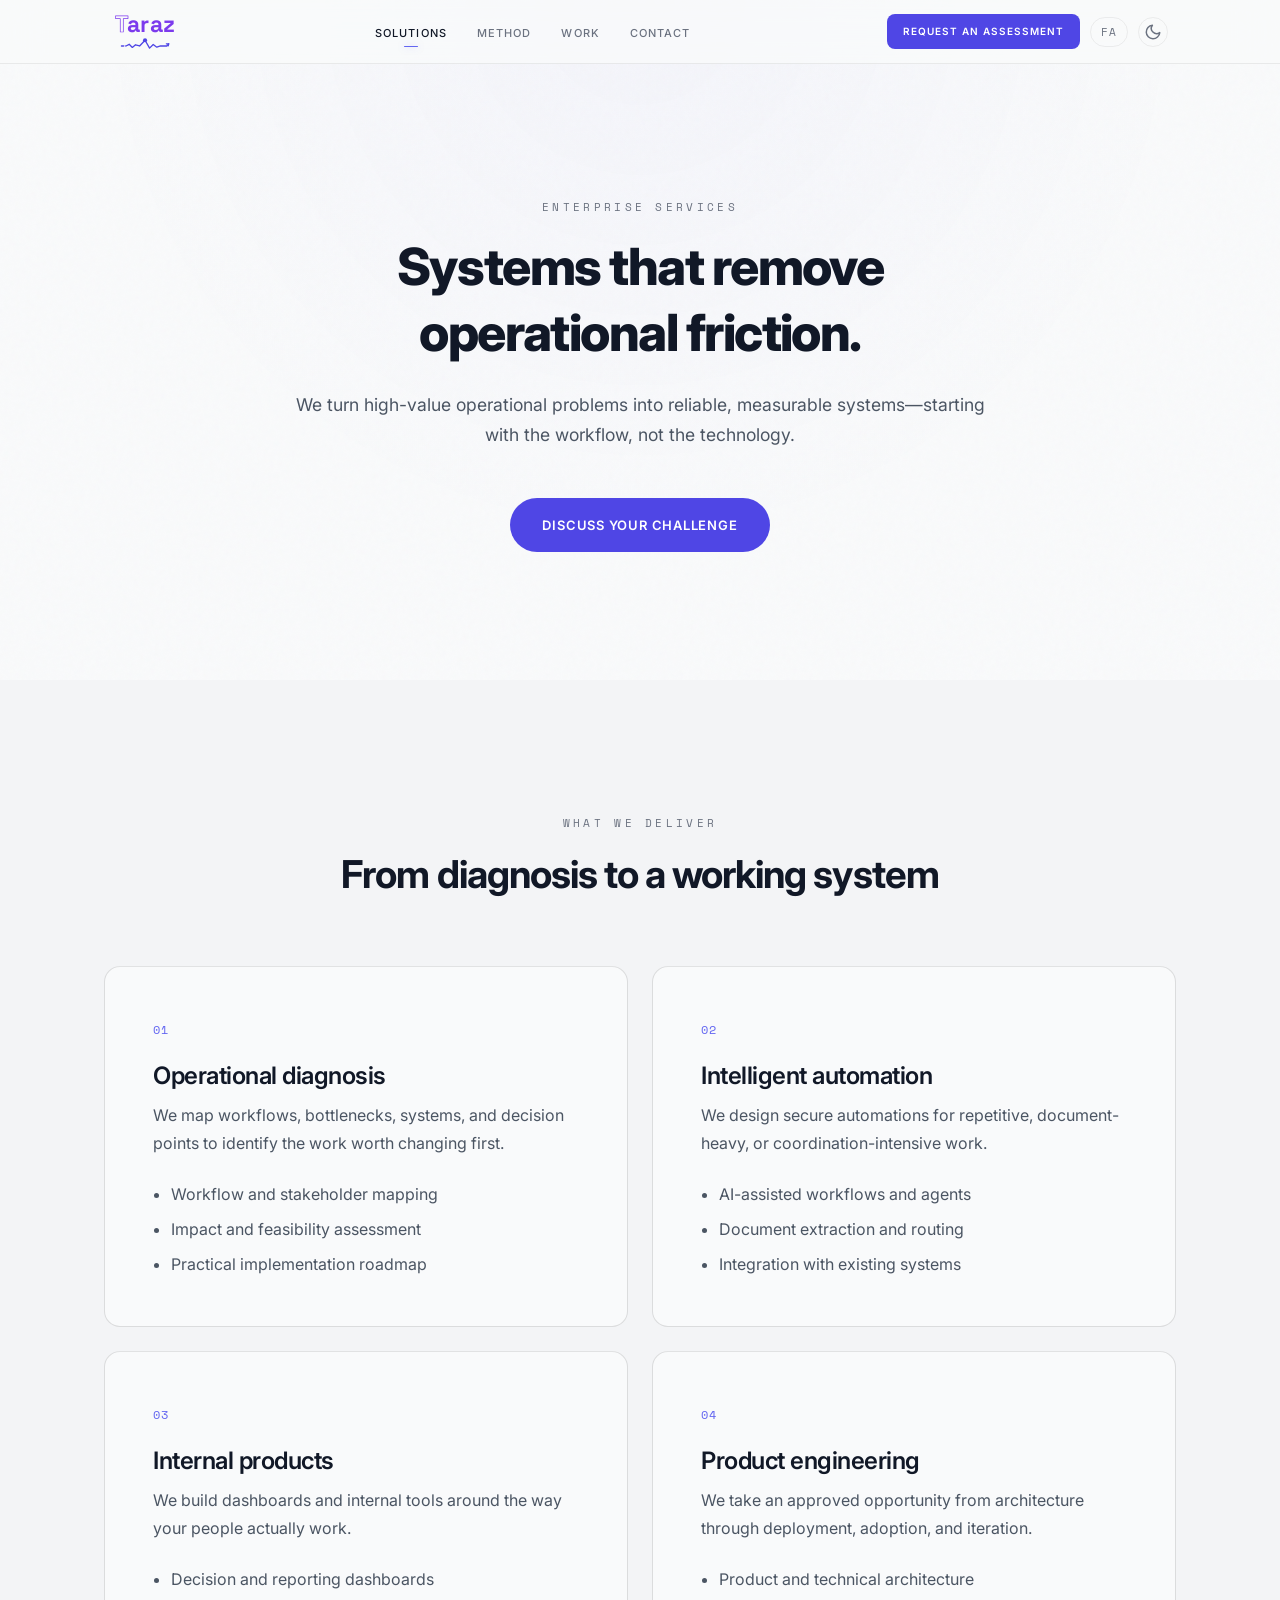
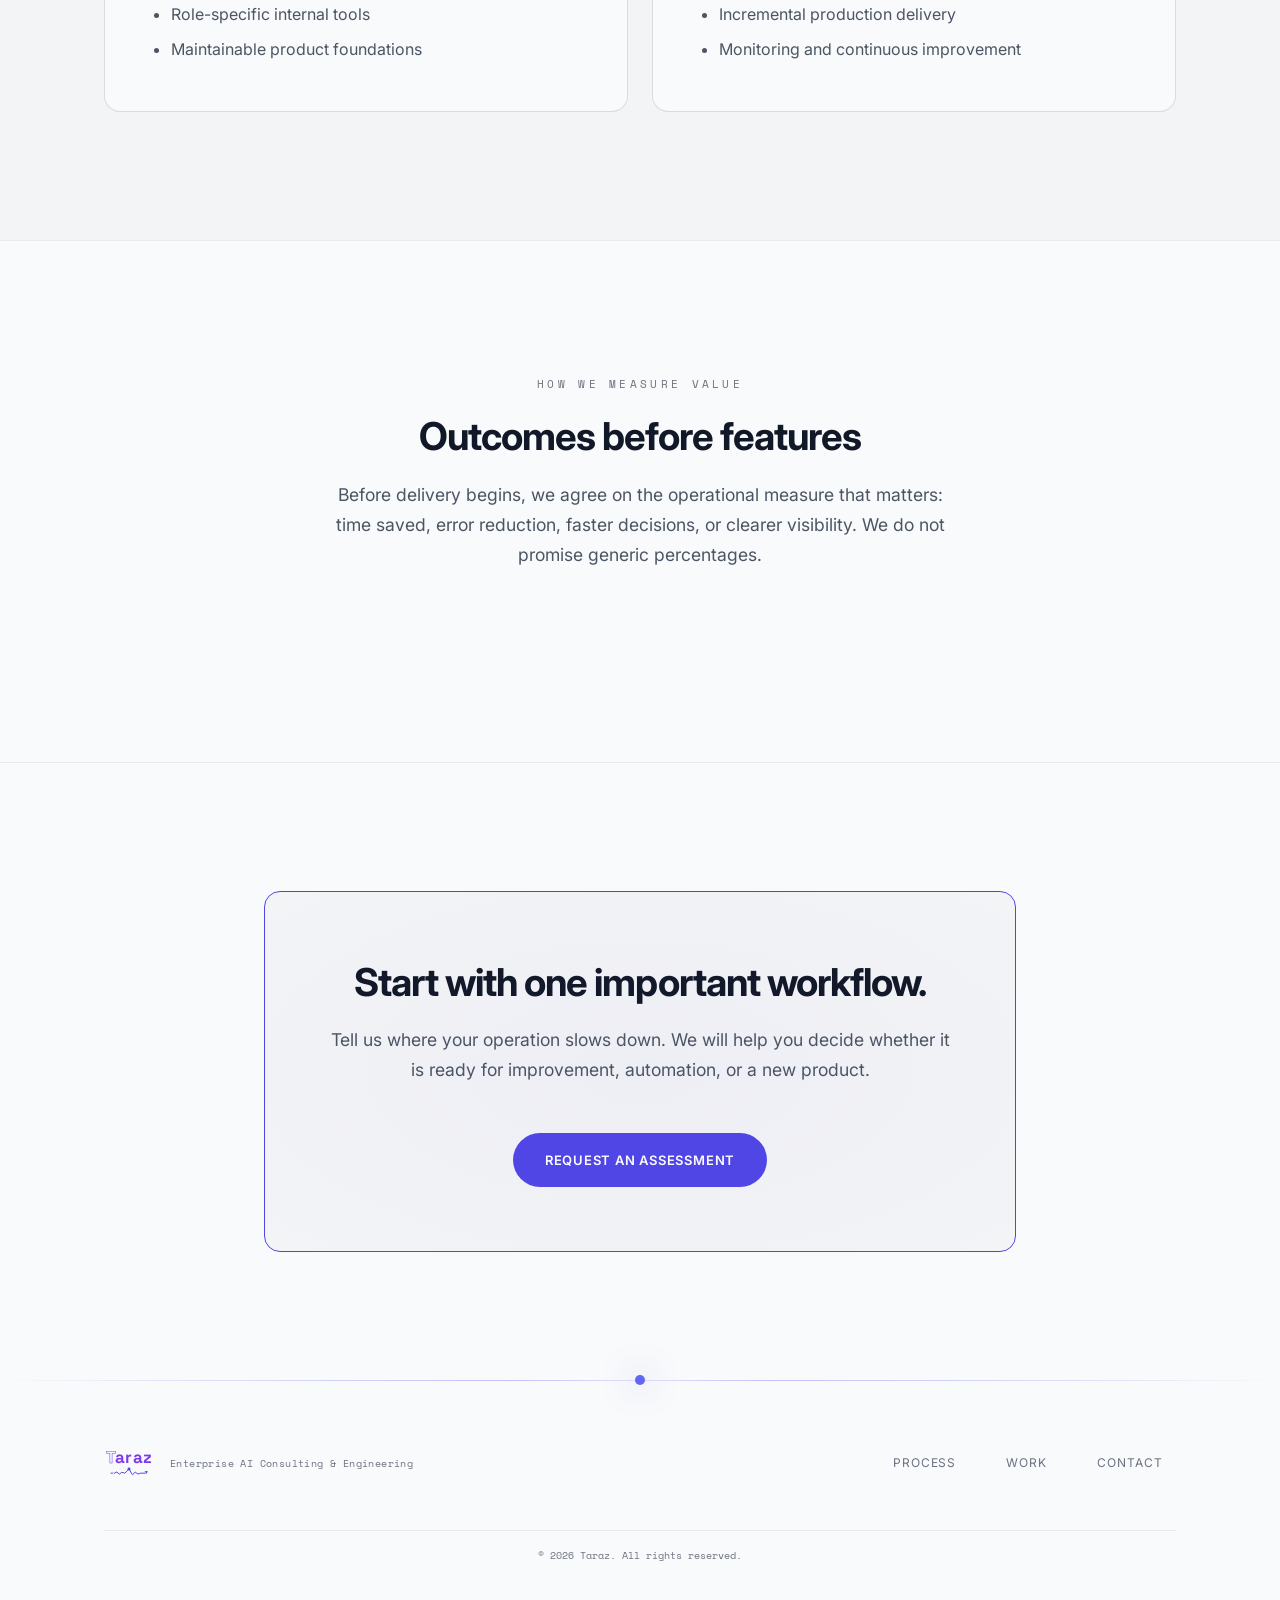
<file: services.html>
<!DOCTYPE html>
<html lang="en" dir="ltr" class="no-js">
<head>
  <meta charset="UTF-8" />
  <meta name="viewport" content="width=device-width, initial-scale=1.0" />
  <title>Enterprise AI Services</title>
  <meta name="description" content="Practical AI systems, process automation, internal tools, and product engineering for enterprise operations." />
  <link rel="preconnect" href="https://fonts.googleapis.com" />
  <link rel="preconnect" href="https://fonts.gstatic.com" crossorigin />
  <link href="https://fonts.googleapis.com/css2?family=Inter:wght@400;500;600;700;800&family=Space+Grotesk:wght@500;600;700&family=Space+Mono:wght@400;700&family=Vazirmatn:wght@400;500;600;700;800&display=swap" rel="stylesheet" />
  <link rel="stylesheet" href="assets/css/main.css" />
</head>
<body>
  <header class="site-header" id="header">
    <div class="header__inner">
      <a href="index.html" class="header__logo" id="brandLogoHeader" aria-label="Taraz — Home">
      </a>
      <nav class="header__nav" aria-label="Main navigation"><ul class="header__links">
        <li><a href="services.html" data-i18n="nav.solutions" class="header__link is-active">Solutions</a></li>
        <li><a href="index.html#process" data-i18n="nav.method" class="header__link">Method</a></li>
        <li><a href="index.html#work" data-i18n="nav.work" class="header__link">Work</a></li>
        <li><a href="index.html#contact" data-i18n="nav.contact" class="header__link">Contact</a></li>
      </ul></nav>
      <div class="header__actions"><a href="index.html#contact" class="btn btn-primary header__cta" data-i18n="nav.cta">Request an Assessment</a><button class="header__lang" id="langBtn" aria-label="Switch to Persian">FA</button><button class="header__theme" id="themeBtn" aria-label="Switch to light mode"><svg class="theme-icon theme-sun" width="18" height="18" viewBox="0 0 24 24" fill="none" stroke="currentColor" stroke-width="2" stroke-linecap="round" stroke-linejoin="round"><circle cx="12" cy="12" r="5"/><path d="M12 1v2M12 21v2M4.22 4.22l1.42 1.42M18.36 18.36l1.42 1.42M1 12h2M21 12h2M4.22 19.78l1.42-1.42M18.36 5.64l1.42-1.42"/></svg><svg class="theme-icon theme-moon" width="18" height="18" viewBox="0 0 24 24" fill="none" stroke="currentColor" stroke-width="2" stroke-linecap="round" stroke-linejoin="round"><path d="M21 12.79A9 9 0 1 1 11.21 3 7 7 0 0 0 21 12.79z"/></svg></button><button class="header__toggle" id="menuToggle" aria-expanded="false" aria-controls="mobileDrawer" aria-label="Open menu"><span></span><span></span><span></span></button></div>
    </div>
  </header>
  <div class="drawer" id="mobileDrawer" role="dialog" aria-modal="true" aria-label="Navigation menu"><div class="drawer__inner"><div class="drawer__header"><div class="drawer__logo" id="brandLogoDrawer"></div><button class="drawer__close" id="drawerClose" aria-label="Close menu">×</button></div><nav aria-label="Mobile navigation"><ul class="drawer__links"><li><a href="services.html" data-i18n="nav.solutions" class="drawer__link">Solutions</a></li><li><a href="index.html#process" data-i18n="nav.process" class="drawer__link">Process</a></li><li><a href="index.html#work" data-i18n="nav.work" class="drawer__link">Work</a></li><li><a href="index.html#contact" data-i18n="nav.contact" class="drawer__link">Contact</a></li></ul></nav><div class="drawer__actions"><a href="index.html#contact" class="btn btn-primary drawer__cta" data-i18n="nav.cta">Request an Assessment</a><button class="header__lang drawer__lang" id="drawerLangBtn" aria-label="Switch to Persian">FA</button><button class="header__theme drawer__theme" id="drawerThemeBtn" aria-label="Switch to light mode"><svg class="theme-icon theme-sun" width="18" height="18" viewBox="0 0 24 24" fill="none" stroke="currentColor" stroke-width="2" stroke-linecap="round" stroke-linejoin="round"><circle cx="12" cy="12" r="5"/><path d="M12 1v2M12 21v2M4.22 4.22l1.42 1.42M18.36 18.36l1.42 1.42M1 12h2M21 12h2M4.22 19.78l1.42-1.42M18.36 5.64l1.42-1.42"/></svg><svg class="theme-icon theme-moon" width="18" height="18" viewBox="0 0 24 24" fill="none" stroke="currentColor" stroke-width="2" stroke-linecap="round" stroke-linejoin="round"><path d="M21 12.79A9 9 0 1 1 11.21 3 7 7 0 0 0 21 12.79z"/></svg></button></div></div></div>
  <div class="drawer__backdrop" id="drawerBackdrop"></div>

  <main>
    <section class="page-hero"><div class="container container--narrow"><span class="eyebrow" data-i18n="services.page.eyebrow">Enterprise Services</span><h1 data-i18n="services.page.title">Systems that remove operational friction.</h1><p class="lede" data-i18n="services.page.subtitle">We turn high-value operational problems into reliable, measurable systems—starting with the workflow, not the technology.</p><a href="index.html#contact" class="btn btn-primary" data-i18n="services.page.cta">Discuss your challenge</a></div></section>
    <section class="section service-detail-section"><div class="container"><div class="section-header"><span class="eyebrow" data-i18n="services.page.scope.eyebrow">What we deliver</span><h2 data-i18n="services.page.scope.title">From diagnosis to a working system</h2></div><div class="service-detail-grid">
      <article class="service-detail-card reveal"><span class="service-number">01</span><h3 data-i18n="services.page.card1.title">Operational diagnosis</h3><p data-i18n="services.page.card1.desc">We map workflows, bottlenecks, systems, and decision points to identify the work worth changing first.</p><ul><li data-i18n="services.page.card1.item1">Workflow and stakeholder mapping</li><li data-i18n="services.page.card1.item2">Impact and feasibility assessment</li><li data-i18n="services.page.card1.item3">Practical implementation roadmap</li></ul></article>
      <article class="service-detail-card reveal d1"><span class="service-number">02</span><h3 data-i18n="services.page.card2.title">Intelligent automation</h3><p data-i18n="services.page.card2.desc">We design secure automations for repetitive, document-heavy, or coordination-intensive work.</p><ul><li data-i18n="services.page.card2.item1">AI-assisted workflows and agents</li><li data-i18n="services.page.card2.item2">Document extraction and routing</li><li data-i18n="services.page.card2.item3">Integration with existing systems</li></ul></article>
      <article class="service-detail-card reveal d2"><span class="service-number">03</span><h3 data-i18n="services.page.card3.title">Internal products</h3><p data-i18n="services.page.card3.desc">We build dashboards and internal tools around the way your people actually work.</p><ul><li data-i18n="services.page.card3.item1">Decision and reporting dashboards</li><li data-i18n="services.page.card3.item2">Role-specific internal tools</li><li data-i18n="services.page.card3.item3">Maintainable product foundations</li></ul></article>
      <article class="service-detail-card reveal d3"><span class="service-number">04</span><h3 data-i18n="services.page.card4.title">Product engineering</h3><p data-i18n="services.page.card4.desc">We take an approved opportunity from architecture through deployment, adoption, and iteration.</p><ul><li data-i18n="services.page.card4.item1">Product and technical architecture</li><li data-i18n="services.page.card4.item2">Incremental production delivery</li><li data-i18n="services.page.card4.item3">Monitoring and continuous improvement</li></ul></article>
    </div></div></section>
    <section class="section service-outcome-section"><div class="container container--narrow"><div class="section-header"><span class="eyebrow" data-i18n="services.page.outcome.eyebrow">How we measure value</span><h2 data-i18n="services.page.outcome.title">Outcomes before features</h2><p class="lede" data-i18n="services.page.outcome.desc">Before delivery begins, we agree on the operational measure that matters: time saved, error reduction, faster decisions, or clearer visibility. We do not promise generic percentages.</p></div></div></section>
    <section class="section contact-section"><div class="container container--narrow"><div class="contact-card"><h2 data-i18n="services.page.contact.title">Start with one important workflow.</h2><p class="lede" data-i18n="services.page.contact.desc">Tell us where your operation slows down. We will help you decide whether it is ready for improvement, automation, or a new product.</p><a href="index.html#contact" class="btn btn-primary" data-i18n="nav.cta">Request an Assessment</a></div></div></section>
  </main>
  <footer class="footer"><div class="container"><div class="footer-layout"><div class="footer-brand"><div class="brand-logo-container" id="brandLogoFooter"></div><span class="footer-tagline" data-i18n="footer.tagline">Enterprise AI Consulting &amp; Engineering</span></div><div class="footer-nav"><a href="index.html#process" data-i18n="nav.process">Process</a><a href="index.html#work" data-i18n="nav.work">Work</a><a href="index.html#contact" data-i18n="nav.contact">Contact</a></div><small class="footer-copy" data-i18n="footer.copyright">© 2026 Taraz. All rights reserved.</small></div></div></footer>
  <template id="brandLogoTpl">
    <svg class="brand-svg" viewBox="0 0 420 200" role="img" aria-label="Taraz" xmlns="http://www.w3.org/2000/svg" style="direction:ltr;unicode-bidi:embed">
      <text class="word-meas" font-family="'Space Grotesk',sans-serif" font-weight="700" font-size="96" letter-spacing="1" fill="transparent" x="8" y="110" opacity="0" pointer-events="none">Taraz</text>
      <g class="word-group">
        <text class="word-t" font-family="'Space Grotesk',sans-serif" font-weight="700" font-size="96" letter-spacing="1" fill="none" stroke="var(--color-brand-signal)" stroke-width="3" stroke-linejoin="round" x="8" y="110">T</text>
        <text class="word-rest" font-family="'Space Grotesk',sans-serif" font-weight="700" font-size="96" letter-spacing="1" fill="var(--color-brand-signal)" x="8" y="110">araz</text>
      </g>
      <path class="sig" fill="none" stroke="var(--color-accent)" stroke-width="5.5" stroke-linecap="round" stroke-linejoin="round"/>
      <path class="arrow" fill="none" stroke="var(--color-accent)" stroke-width="5" stroke-linecap="round" stroke-linejoin="round"/>
      <circle class="sig-dot" r="3.5" fill="#fff"/>
      <g class="node-pop">
        <circle class="node-halo" r="8.5" fill="var(--color-accent)"/>
        <circle class="node" r="5.5" fill="var(--color-accent)"/>
      </g>
    </svg>
  </template>

  <script src="assets/js/logo-wordmark.js"></script>
  <script src="assets/js/main.js"></script>
  <script>
    (function () {
      document.addEventListener('DOMContentLoaded', function () {
        initBrandLogo(document.getElementById('brandLogoHeader'));
        initBrandLogo(document.getElementById('brandLogoDrawer'), { pulse: false });
        initBrandLogo(document.getElementById('brandLogoFooter'));
      });
    })();
  </script>
</body>
</html>
</file>
<file: assets/css/main.css>
:root {
  --color-bg: #08080C;
  --color-surface: #0D0D14;
  --color-elevated: #14141F;
  --color-text-primary: #F3F4F6;
  --color-text-secondary: #9CA3AF;
  --color-text-muted: #7C8698;
  --color-accent: #4F46E5;
  --color-accent-light: #818CF8;
  --color-accent-warm: #A78BFA;
  --color-brand-signal: #A78BFA;
  --color-accent-dim: rgba(79, 70, 229, 0.08);
  --color-accent-glow: rgba(79, 70, 229, 0.04);
  --color-border: rgba(255, 255, 255, 0.04);
  --color-border-strong: rgba(255, 255, 255, 0.08);
  --color-header-bg: rgba(8, 8, 12, 0.72);
  --color-header-bg-scrolled: rgba(8, 8, 12, 0.88);
  --color-drawer-bg: rgba(8, 8, 12, 0.65);
  --color-elevated-hover: rgba(255, 255, 255, 0.04);
  --color-elevated-active: rgba(255, 255, 255, 0.03);
  --color-header-border: rgba(255, 255, 255, 0.07);

  --font-body: 'Inter', -apple-system, system-ui, sans-serif;
  --font-display: 'Inter', -apple-system, system-ui, sans-serif;
  --font-mono: 'Space Mono', monospace;
  --font-fa: 'Vazirmatn', sans-serif;

  --space-sm: 8px;
  --space-md: 16px;
  --space-lg: 24px;
  --space-xl: 32px;
  --space-2xl: 48px;
  --space-3xl: 64px;
  --space-4xl: 96px;
  --space-5xl: 128px;

  --radius-sm: 4px;
  --radius-md: 8px;
  --radius-lg: 16px;
  --radius-full: 9999px;

  --transition: 400ms cubic-bezier(0.16, 1, 0.3, 1);
  --transition-slow: 700ms cubic-bezier(0.16, 1, 0.3, 1);

  --container-max: 1120px;
  --container-narrow: 800px;
  --nav-height: 64px;

  --line-height-body: 1.7;
  --line-height-display: 1.3;
}

:root[dir="rtl"] {
  --font-body: 'Vazirmatn', sans-serif;
  --font-display: 'Vazirmatn', sans-serif;
  --font-mono: 'Vazirmatn', sans-serif;
  --line-height-body: 1.75;
  --line-height-display: 1.3;
}

:root[data-theme="light"] {
  --color-bg: #F9FAFB;
  --color-surface: #F3F4F6;
  --color-elevated: #E5E7EB;
  --color-text-primary: #111827;
  --color-text-secondary: #4B5563;
  --color-text-muted: #6B7280;
  --color-accent: #4F46E5;
  --color-accent-light: #6366F1;
  --color-accent-warm: #7C3AED;
  --color-brand-signal: #7C3AED;
  --color-accent-dim: rgba(79, 70, 229, 0.06);
  --color-accent-glow: rgba(79, 70, 229, 0.03);
  --color-border: rgba(0, 0, 0, 0.06);
  --color-border-strong: rgba(0, 0, 0, 0.12);
  --color-header-bg: rgba(249, 250, 251, 0.82);
  --color-header-bg-scrolled: rgba(249, 250, 251, 0.95);
  --color-drawer-bg: rgba(249, 250, 251, 0.98);
  --color-elevated-hover: rgba(0, 0, 0, 0.03);
  --color-elevated-active: rgba(0, 0, 0, 0.02);
  --color-header-border: rgba(0, 0, 0, 0.07);
}

:root[data-theme="light"] .hero-spotlight {
  background: radial-gradient(circle, rgba(79,70,229,0.07) 0%, rgba(99,102,241,0.04) 30%, transparent 60%);
}
:root[data-theme="light"] .hero-visual-overlay {
  background: linear-gradient(135deg, rgba(249,250,251,0.35) 0%, transparent 50%, rgba(79,70,229,0.06) 100%);
}
:root[data-theme="light"] .banner-overlay {
  background:
    linear-gradient(90deg, rgba(8,8,12,0.72) 0%, rgba(8,8,12,0.34) 42%, rgba(8,8,12,0.12) 68%, rgba(8,8,12,0.28) 100%),
    linear-gradient(180deg, rgba(8,8,12,0.26) 0%, rgba(8,8,12,0.12) 60%, rgba(8,8,12,0.22) 100%),
    radial-gradient(130% 100% at 100% 100%, rgba(79,70,229,0.2) 0%, transparent 60%);
}
:root[data-theme="light"][dir="rtl"] .banner-overlay {
  background:
    linear-gradient(270deg, rgba(8,8,12,0.72) 0%, rgba(8,8,12,0.34) 42%, rgba(8,8,12,0.12) 68%, rgba(8,8,12,0.28) 100%),
    linear-gradient(180deg, rgba(8,8,12,0.26) 0%, rgba(8,8,12,0.12) 60%, rgba(8,8,12,0.22) 100%),
    radial-gradient(130% 100% at 0% 100%, rgba(79,70,229,0.2) 0%, transparent 60%);
}

*, *::before, *::after { margin: 0; padding: 0; box-sizing: border-box; }
:focus-visible {
  outline: 2px solid var(--color-accent);
  outline-offset: 2px;
  border-radius: var(--radius-sm);
}
html { scroll-behavior: smooth; scroll-padding-top: calc(var(--nav-height) + 16px); -webkit-text-size-adjust: 100%; }
body::before {
  content: '';
  position: fixed;
  inset: 0;
  z-index: -1;
  background-image: url("data:image/svg+xml,%3Csvg viewBox='0 0 256 256' xmlns='http://www.w3.org/2000/svg'%3E%3Cfilter id='n'%3E%3CfeTurbulence type='fractalNoise' baseFrequency='0.65' numOctaves='4' stitchTiles='stitch'/%3E%3C/filter%3E%3Crect width='100%25' height='100%25' filter='url(%23n)' opacity='0.025'/%3E%3C/svg%3E");
  pointer-events: none;
}
body {
  font-family: var(--font-body);
  font-size: 1rem;
  line-height: var(--line-height-body);
  font-weight: 400;
  background: var(--color-bg);
  color: var(--color-text-secondary);
  -webkit-font-smoothing: antialiased;
  -moz-osx-font-smoothing: grayscale;
  overflow-x: hidden;
}
img, svg { display: block; max-width: 100%; }
a { color: inherit; text-decoration: none; }
button { font-family: inherit; cursor: pointer; border: none; background: none; color: inherit; font-size: inherit; }

h1, h2, h3, h4 {
  font-family: var(--font-display);
  color: var(--color-text-primary);
  font-weight: 700;
}
h1 {
  font-size: clamp(2.2rem, 4vw, 3.5rem);
  line-height: 1.3;
  font-weight: 800;
  letter-spacing: -0.03em;
}
h2 {
  font-size: clamp(1.6rem, 3vw, 2.4rem);
  line-height: 1.4;
  font-weight: 700;
  letter-spacing: -0.025em;
}
h3 {
  font-size: clamp(1.2rem, 2vw, 1.5rem);
  line-height: 1.5;
  font-weight: 600;
  letter-spacing: -0.02em;
}
h4 {
  font-size: 1rem;
  line-height: 1.5;
  font-weight: 600;
}

.gradient-text {
  background: linear-gradient(135deg, var(--color-accent-light) 0%, var(--color-accent-warm) 50%, #C7D2FE 100%);
  -webkit-background-clip: text;
  -webkit-text-fill-color: transparent;
  background-clip: text;
}
.highlight {
  background: linear-gradient(135deg, var(--color-accent-light), var(--color-accent-warm));
  -webkit-background-clip: text;
  -webkit-text-fill-color: transparent;
  background-clip: text;
}

.eyebrow {
  display: inline-block;
  font-family: var(--font-mono);
  font-size: 11px;
  letter-spacing: 0.3em;
  text-transform: uppercase;
  color: var(--color-text-muted);
  margin-bottom: var(--space-md);
}
.lede {
  font-size: 1.1rem;
  line-height: 1.7;
  color: var(--color-text-secondary);
  max-width: 64ch;
}

.container {
  width: 100%;
  max-width: var(--container-max);
  margin: 0 auto;
  padding: 0 var(--space-lg);
}
.container--narrow {
  max-width: var(--container-narrow);
}

.section {
  padding: var(--space-5xl) 0;
  position: relative;
}
.section + .section {
  border-top: 1px solid var(--color-border);
}
.page-hero {
  padding: calc(var(--nav-height) + var(--space-5xl)) 0 var(--space-5xl);
  text-align: center;
  background: radial-gradient(circle at 50% 0%, var(--color-accent-glow), transparent 60%);
}
.page-hero .lede { margin: var(--space-lg) auto var(--space-2xl); }
.service-detail-section { background: var(--color-surface); }
.service-detail-grid { display: grid; grid-template-columns: repeat(2, minmax(0, 1fr)); gap: var(--space-lg); }
.service-detail-card { padding: var(--space-2xl); border: 1px solid var(--color-border-strong); border-radius: var(--radius-lg); background: var(--color-bg); }
.service-detail-card h3 { margin: var(--space-md) 0 var(--space-sm); }
.service-detail-card ul { margin-top: var(--space-lg); padding-inline-start: 18px; color: var(--color-text-secondary); }
.service-detail-card li + li { margin-top: 8px; }
.service-number { font-family: var(--font-mono); color: var(--color-accent-light); font-size: 12px; letter-spacing: 0.12em; }
.service-outcome-section { text-align: center; }
.section-header {
  text-align: center;
  max-width: 640px;
  margin: 0 auto var(--space-3xl);
}
.section-header .lede {
  margin-top: var(--space-md);
  margin-left: auto;
  margin-right: auto;
}

/* ---------- HEADER ---------- */
.site-header {
  position: fixed;
  top: 0; left: 0; right: 0;
  z-index: 100;
  height: var(--nav-height);
  background: var(--color-header-bg);
  backdrop-filter: blur(20px) saturate(1.35);
  -webkit-backdrop-filter: blur(20px) saturate(1.35);
  border-bottom: 1px solid var(--color-header-border);
  transition: background var(--transition-slow), border-color var(--transition-slow), transform var(--transition-slow);
}
.site-header::before {
  content: '';
  position: absolute;
  top: 0; left: 0; right: 0;
  height: 1px;
  background: linear-gradient(90deg, transparent 0%, rgba(0,242,255,0.12) 22%, rgba(0,114,255,0.44) 50%, rgba(112,0,255,0.15) 78%, transparent 100%);
  opacity: 0;
  transition: opacity var(--transition-slow);
  pointer-events: none;
}
.site-header:hover::before,
.site-header.is-scrolled::before {
  opacity: 1;
}
.site-header.is-scrolled {
  background: var(--color-header-bg-scrolled);
  border-bottom-color: var(--color-border-strong);
}
.site-header.is-scrolled::before {
  opacity: 1;
}
.header__inner {
  max-width: var(--container-max);
  margin: 0 auto;
  padding: 0 var(--space-xl);
  height: 100%;
  display: flex;
  align-items: center;
  justify-content: space-between;
  gap: var(--space-2xl);
}
.header__logo {
  flex-shrink: 0;
  display: flex;
  align-items: center;
  line-height: 0;
  color: var(--color-text-primary);
  transition: opacity var(--transition);
}
.header__logo:hover {
  opacity: 1;
}
.brand-svg {
  display: block;
  height: 52px;
  width: auto;
  direction: ltr;
  transition: filter var(--transition);
}
.header__logo:hover .brand-svg {
  filter: brightness(1.2);
}
.brand-logo-container {
  line-height: 0;
}
.header__logomark {
  display: block;
  width: 116px;
  height: auto;
  color: var(--color-text-primary);
}
.header__nav {
  display: flex;
  align-items: center;
  margin: 0 auto;
}
.header__links {
  display: flex;
  align-items: center;
  gap: 0;
  list-style: none;
}
.header__link {
  font-size: 11px;
  font-weight: 500;
  letter-spacing: 0.1em;
  text-transform: uppercase;
  color: var(--color-text-muted);
  padding: 9px 15px;
  position: relative;
  transition: color var(--transition);
}
.header__link:hover {
  color: var(--color-text-primary);
}
.header__link::after {
  content: '';
  position: absolute;
  bottom: 2px;
  left: 50%;
  transform: translateX(-50%) scale(0);
  width: 14px;
  height: 1px;
  background: var(--color-accent);
  border-radius: var(--radius-full);
  transition: transform var(--transition), background var(--transition);
}
.header__link:hover::after {
  transform: translateX(-50%) scale(1);
}
.header__link.is-active {
  color: var(--color-text-primary);
}
.header__link.is-active::after {
  transform: translateX(-50%) scale(1);
  background: var(--color-accent-light);
  box-shadow: 0 0 6px rgba(129,140,248,0.5);
}
.header__actions {
  display: flex;
  align-items: center;
  gap: 10px;
  flex-shrink: 0;
}
.header__cta {
  padding: 9px 16px !important;
  font-size: 10px !important;
  letter-spacing: 0.1em !important;
  white-space: nowrap;
  border-radius: var(--radius-md) !important;
  text-transform: uppercase !important;
}
.header__cta:hover {
  box-shadow: 0 0 24px rgba(79,70,229,0.25), 0 4px 16px rgba(79,70,229,0.15) !important;
}
.header__lang {
  font-family: var(--font-mono);
  font-size: 10.5px;
  letter-spacing: 0.08em;
  color: var(--color-text-muted);
  border: 1px solid var(--color-border);
  border-radius: var(--radius-full);
  padding: 6px 10px;
  transition: border-color var(--transition), color var(--transition);
}
.header__lang:hover {
  border-color: var(--color-accent);
  color: var(--color-accent);
}
.header__theme {
  display: flex;
  align-items: center;
  justify-content: center;
  width: 30px;
  height: 30px;
  background: none;
  border: 1px solid var(--color-border);
  border-radius: var(--radius-full);
  color: var(--color-text-muted);
  cursor: pointer;
  transition: border-color var(--transition), color var(--transition);
}
.header__theme:hover {
  border-color: var(--color-accent);
  color: var(--color-accent);
}
.theme-icon { display: block; }
:root[data-theme="light"] .theme-sun { display: none; }
:root:not([data-theme="light"]) .theme-moon { display: none; }
.header__toggle {
  display: none;
  width: 20px;
  height: 20px;
  flex-direction: column;
  justify-content: center;
  gap: 4px;
  background: none;
  border: none;
  cursor: pointer;
  padding: 0;
  color: var(--color-text-primary);
}
.header__toggle span {
  display: block;
  width: 100%;
  height: 1.5px;
  background: currentColor;
  border-radius: 1px;
  transition: transform var(--transition), opacity var(--transition);
  transform-origin: center;
}
.header__toggle[aria-expanded="true"] span:nth-child(1) {
  transform: translateY(5.5px) rotate(45deg);
}
.header__toggle[aria-expanded="true"] span:nth-child(2) {
  opacity: 0;
}
.header__toggle[aria-expanded="true"] span:nth-child(3) {
  transform: translateY(-5.5px) rotate(-45deg);
}

/* ---------- DRAWER ---------- */
.drawer {
  position: fixed;
  top: 0; right: 0;
  width: min(100vw, 400px);
  height: 100vh;
  height: 100dvh;
  z-index: 110;
  background: var(--color-surface);
  border-left: 1px solid var(--color-border);
  transform: translateX(100%);
  transition: transform 0.55s cubic-bezier(0.16, 1, 0.3, 1);
  display: flex;
  flex-direction: column;
  overflow-y: auto;
}
.drawer.is-open {
  transform: translateX(0);
}
.drawer::before {
  content: '';
  position: absolute;
  top: 0; left: 0; right: 0;
  height: 1px;
  background: linear-gradient(90deg, transparent 0%, rgba(79,70,229,0.3) 30%, rgba(129,140,248,0.5) 50%, rgba(79,70,229,0.3) 70%, transparent 100%);
  opacity: 0.6;
  pointer-events: none;
}
.drawer__backdrop {
  position: fixed;
  inset: 0;
  z-index: 105;
  background: var(--color-drawer-bg);
  opacity: 0;
  pointer-events: none;
  transition: opacity 0.4s ease;
}
.drawer__backdrop.is-visible {
  opacity: 1;
  pointer-events: auto;
}
.drawer__inner {
  display: flex;
  flex-direction: column;
  height: 100%;
  padding: var(--space-xl) var(--space-xl) var(--space-2xl);
}
.drawer__header {
  display: flex;
  align-items: center;
  justify-content: space-between;
  margin-bottom: var(--space-3xl);
  padding-bottom: var(--space-lg);
  border-bottom: 1px solid var(--color-border);
}
.drawer__logo {
  line-height: 0;
  color: var(--color-text-primary);
}
.drawer__logo .brand-svg { height: 44px; }
.footer-brand .brand-svg { height: 38px; }
.drawer__close {
  width: 36px;
  height: 36px;
  display: flex;
  align-items: center;
  justify-content: center;
  border-radius: var(--radius-full);
  color: var(--color-text-muted);
  transition: color var(--transition), background var(--transition), border-color var(--transition);
  background: none;
  border: 1px solid var(--color-border);
  cursor: pointer;
}
.drawer__close:hover {
  color: var(--color-text-primary);
  border-color: var(--color-border-strong);
  background: var(--color-elevated-hover);
}
.drawer__links {
  list-style: none;
  display: flex;
  flex-direction: column;
  gap: 2px;
  flex: 1;
}
.drawer__link {
  display: block;
  font-size: 15px;
  font-weight: 500;
  letter-spacing: 0.03em;
  color: var(--color-text-secondary);
  padding: var(--space-md) var(--space-lg);
  border-radius: var(--radius-md);
  border-left: 2px solid transparent;
  transition: color var(--transition), background var(--transition), border-color var(--transition);
}
.drawer__link:hover {
  color: var(--color-text-primary);
  background: var(--color-elevated-active);
  border-left-color: var(--color-accent);
}
.drawer__actions {
  display: flex;
  flex-direction: column;
  gap: var(--space-md);
  padding-top: var(--space-xl);
  border-top: 1px solid var(--color-border);
  margin-top: var(--space-lg);
}
.drawer__cta {
  width: 100%;
  justify-content: center;
  padding: 14px 24px !important;
  font-size: 11.5px !important;
  letter-spacing: 0.1em !important;
  text-transform: uppercase !important;
  border-radius: var(--radius-md) !important;
}
.drawer__lang {
  align-self: center;
  padding: 8px 16px !important;
  font-size: 11px !important;
}

[dir="rtl"] .drawer {
  right: auto;
  left: 0;
  border-left: none;
  border-right: 1px solid var(--color-border);
  transform: translateX(-100%);
}
[dir="rtl"] .drawer.is-open {
  transform: translateX(0);
}
[dir="rtl"] .drawer__link {
  border-left: none;
  border-right: 2px solid transparent;
}
[dir="rtl"] .drawer__link:hover {
  border-left-color: transparent;
  border-right-color: var(--color-accent);
}
[dir="rtl"] .header__link::after {
  left: 50%;
  right: auto;
}

/* ---------- BUTTONS ---------- */
.parallax {
  will-change: transform;
}

.btn {
  display: inline-flex;
  align-items: center;
  justify-content: center;
  gap: 8px;
  font-family: var(--font-display);
  font-size: 13px;
  font-weight: 600;
  letter-spacing: 0.06em;
  text-transform: uppercase;
  padding: 16px 32px;
  border-radius: var(--radius-full);
  transition: background var(--transition), color var(--transition), transform var(--transition), box-shadow var(--transition);
  cursor: pointer;
  border: none;
}
.btn-primary {
  background: var(--color-accent);
  color: #FFFFFF;
}
.btn-primary:hover {
  background: #6366F1;
  transform: translateY(-2px);
  box-shadow: 0 8px 32px rgba(79, 70, 229, 0.2);
}
.btn-secondary {
  background: transparent;
  border: 1px solid var(--color-border-strong);
  color: var(--color-text-primary);
}
.btn-secondary:hover {
  border-color: var(--color-accent-light);
  transform: translateY(-2px);
}

/* ---------- HERO ---------- */
.hero {
  position: relative;
  min-height: 100vh;
  display: flex;
  align-items: center;
  padding: 120px 0 80px;
  overflow: hidden;
}
.hero-spotlight {
  position: absolute;
  width: 500px;
  height: 500px;
  border-radius: 50%;
  background: radial-gradient(circle, rgba(79,70,229,0.12) 0%, rgba(129,140,248,0.06) 30%, transparent 60%);
  pointer-events: none;
  z-index: 1;
  transform: translate(-50%, -50%);
  transition: opacity 0.3s;
  will-change: left, top;
  opacity: 0;
}
.hero-spotlight.active {
  opacity: 1;
}
.hero::before {
  content: '';
  position: absolute;
  top: -40%;
  left: 50%;
  width: 70%;
  aspect-ratio: 1;
  transform: translateX(-50%);
  background: radial-gradient(ellipse at center, var(--color-accent-glow) 0%, transparent 70%);
  pointer-events: none;
  z-index: 0;
}
.hero-split {
  display: grid;
  grid-template-columns: 1fr 1fr;
  gap: var(--space-3xl);
  align-items: center;
}
.hero-content {
  max-width: 600px;
  position: relative;
  z-index: 2;
}
.hero-visual {
  position: relative;
  z-index: 2;
  aspect-ratio: 4 / 3;
  border-radius: var(--radius-lg);
  overflow: hidden;
  background: var(--color-elevated);
  border: 1px solid var(--color-border);
  display: flex;
  align-items: center;
  justify-content: center;
  transform-style: preserve-3d;
  will-change: transform;
  transition: box-shadow var(--transition-slow), border-color var(--transition-slow);
}
.hero-visual:hover {
  box-shadow: 0 0 60px rgba(79,70,229,0.12);
}
.hero-visual.is-hover {
  border-color: rgba(129, 140, 248, 0.4);
  box-shadow: 0 0 0 1px rgba(129, 140, 248, 0.25), 0 24px 80px rgba(79, 70, 229, 0.28), 0 0 120px rgba(79, 70, 229, 0.15);
}
.hero-visual::before {
  content: '';
  position: absolute;
  inset: 0;
  z-index: 3;
  background: linear-gradient(115deg, transparent 25%, rgba(255, 255, 255, 0.1) 40%, rgba(255, 255, 255, 0.22) 50%, rgba(255, 255, 255, 0.1) 60%, transparent 75%);
  transform: translateX(-130%);
  pointer-events: none;
}
.hero-visual.is-hover::before {
  animation: heroGlare 1s cubic-bezier(0.16, 1, 0.3, 1);
}
@keyframes heroGlare {
  0% { transform: translateX(-130%); }
  100% { transform: translateX(130%); }
}
.hero-visual::after {
  content: '';
  position: absolute;
  left: 50%;
  top: 50%;
  width: 40%;
  aspect-ratio: 1;
  border-radius: 50%;
  border: 2px solid var(--color-accent-light);
  box-shadow: 0 0 30px rgba(129, 140, 248, 0.6), inset 0 0 20px rgba(129, 140, 248, 0.3);
  opacity: 0;
  transform: translate(-50%, -50%) scale(0);
  pointer-events: none;
  z-index: 4;
}
.hero-visual.is-leaving::after {
  animation: heroRipple 0.8s cubic-bezier(0.16, 1, 0.3, 1);
}
@keyframes heroRipple {
  0% { opacity: 0.9; transform: translate(-50%, -50%) scale(0); }
  100% { opacity: 0; transform: translate(-50%, -50%) scale(4.2); }
}
.hero-slides {
  position: absolute;
  inset: 0;
  z-index: 1;
}
.hero-slide {
  position: absolute;
  inset: 0;
  width: 100%;
  height: 100%;
  object-fit: cover;
  opacity: 0;
  transform: scale(1.04);
  transition: opacity 1.2s ease, transform 1.2s ease, filter 0.6s ease;
  will-change: opacity, transform;
}
.hero-slide.is-active {
  opacity: 1;
  animation: heroKenBurns 9s linear forwards;
}
.hero-slide.is-out {
  opacity: 0;
}
.hero-visual.is-hover .hero-slide.is-active {
  filter: brightness(1.12) saturate(1.05);
}
@keyframes heroKenBurns {
  0% { transform: scale(1.04); }
  100% { transform: scale(1.16); }
}
.hero-visual-overlay {
  position: absolute;
  inset: 0;
  z-index: 2;
  background: linear-gradient(135deg, rgba(8,8,12,0.4) 0%, transparent 50%, rgba(79,70,229,0.15) 100%);
  pointer-events: none;
  transform: translateZ(10px);
}
.hero-visual-glow {
  position: absolute;
  bottom: -20%;
  left: 50%;
  width: 80%;
  aspect-ratio: 2;
  transform: translateX(-50%);
  background: radial-gradient(ellipse at center, rgba(79,70,229,0.2) 0%, transparent 70%);
  pointer-events: none;
  z-index: -1;
}

/* ---------- HERO VISUAL FLOATING CHIPS ---------- */
.hero-chip {
  position: absolute;
  z-index: 4;
  display: inline-flex;
  align-items: center;
  gap: 8px;
  padding: 8px 14px;
  border-radius: var(--radius-full);
  background: rgba(13, 13, 20, 0.55);
  backdrop-filter: blur(12px) saturate(1.4);
  -webkit-backdrop-filter: blur(12px) saturate(1.4);
  border: 1px solid rgba(129, 140, 248, 0.35);
  box-shadow: 0 8px 32px rgba(0, 0, 0, 0.35);
  opacity: 0;
  transform: translateY(14px);
  transition: opacity var(--transition), transform var(--transition), border-color var(--transition), box-shadow var(--transition);
  pointer-events: none;
}
.hero-visual.is-hover .hero-chip {
  opacity: 1;
  transform: translateY(0);
}
.hero-chip--tl {
  top: 14px;
  inset-inline-start: 14px;
  transition-delay: 0.15s;
}
.hero-chip--br {
  bottom: 14px;
  inset-inline-end: 14px;
  transition-delay: 0.25s;
}
.hero-chip__icon {
  display: flex;
  color: var(--color-accent-warm);
  filter: drop-shadow(0 0 6px rgba(167, 139, 250, 0.6));
}
.hero-chip__label {
  font-family: var(--font-mono);
  font-size: 9.5px;
  font-weight: 500;
  letter-spacing: 0.08em;
  text-transform: uppercase;
  color: #F3F4F6;
  white-space: nowrap;
}
.hero-chip__dot {
  width: 7px;
  height: 7px;
  border-radius: 50%;
  background: #34D399;
  box-shadow: 0 0 8px rgba(52, 211, 153, 0.8);
  animation: chipPulse 2s ease-in-out infinite;
}
@keyframes chipPulse {
  0%, 100% { transform: scale(1); opacity: 1; }
  50% { transform: scale(1.4); opacity: 0.6; }
}

/* ---------- HERO SLIDESHOW DOTS ---------- */
.hero-dots {
  position: absolute;
  bottom: 12px;
  left: 50%;
  transform: translateX(-50%);
  display: flex;
  align-items: center;
  gap: 8px;
  z-index: 4;
  padding: 7px 12px;
  border-radius: var(--radius-full);
  background: rgba(13, 13, 20, 0.45);
  backdrop-filter: blur(10px) saturate(1.3);
  -webkit-backdrop-filter: blur(10px) saturate(1.3);
  border: 1px solid rgba(255, 255, 255, 0.08);
  box-shadow: 0 8px 32px rgba(0, 0, 0, 0.25);
}
.hero-dot {
  width: 7px;
  height: 7px;
  padding: 0;
  border-radius: var(--radius-full);
  background: rgba(255, 255, 255, 0.35);
  transition: width 0.45s cubic-bezier(0.16, 1, 0.3, 1), background 0.3s ease, box-shadow 0.3s ease;
}
.hero-dot:hover {
  background: rgba(255, 255, 255, 0.65);
}
.hero-dot.is-active {
  width: 22px;
  background: linear-gradient(90deg, var(--color-accent), var(--color-accent-light));
  box-shadow: 0 0 12px rgba(129, 140, 248, 0.7);
}
@media (prefers-reduced-motion: reduce) {
  .hero-slide.is-active,
  .hero-slide.is-out {
    animation: none;
  }
  .hero-slide {
    transition: opacity 0.3s ease;
  }
}
[dir="rtl"] .hero-split {
  direction: ltr;
}
[dir="rtl"] .hero-split > * {
  direction: rtl;
}
.logo-hero { width: min(300px, 70vw); margin-bottom: var(--space-xl); }
.logo-hero svg { display: block; width: 100%; height: auto; direction: ltr; cursor: none; }
.hero h1 {
  font-family: var(--font-display);
  font-weight: 800;
  margin-bottom: var(--space-lg);
}
.hero h1 .gradient-text {
  display: inline-block;
}
.hero-subtitle {
  font-size: 1.1rem;
  max-width: 64ch;
  margin-bottom: var(--space-2xl);
  line-height: 1.7;
  color: var(--color-text-secondary);
}
.hero-actions {
  display: flex;
  gap: var(--space-md);
  flex-wrap: wrap;
}
#hero-canvas {
  position: absolute;
  inset: 0;
  width: 100%;
  height: 100%;
  pointer-events: none;
  z-index: 1;
}

/* ---------- TRUST BAR ---------- */
.trust-bar {
  border-top: 1px solid var(--color-border);
  border-bottom: 1px solid var(--color-border);
}
.trust-grid {
  display: grid;
  grid-template-columns: repeat(3, 1fr);
}
.trust-item {
  padding: var(--space-2xl) var(--space-lg);
  text-align: center;
  position: relative;
}
.trust-item + .trust-item::before {
  content: '';
  position: absolute;
  left: 0;
  top: 25%;
  height: 50%;
  width: 1px;
  background: var(--color-border);
}
[dir="rtl"] .trust-item + .trust-item::before {
  left: auto;
  right: 0;
}
.trust-label {
  font-family: var(--font-display);
  font-size: clamp(14px, 1.2vw, 16px);
  line-height: 1.6;
  font-weight: 500;
  color: var(--color-text-primary);
}
.trust-label em {
  font-style: normal;
  color: var(--color-accent-light);
  font-weight: 700;
}

/* ---------- CARD TILT ---------- */
.card-tilt {
  transform-style: preserve-3d;
  will-change: transform;
}
.card-tilt .card-tilt-content {
  transform-style: preserve-3d;
  transition: transform var(--transition-slow);
}
.card-tilt:hover .card-tilt-content {
  transform: translateZ(20px);
}
.card-tilt-float {
  animation: cardFloat 4s ease-in-out infinite;
}
@keyframes cardFloat {
  0%, 100% { transform: translateY(0); }
  50% { transform: translateY(-4px); }
}

/* ---------- PROCESS ---------- */
.process-section {
  background: var(--color-surface);
}
.process-grid {
  display: grid;
  grid-template-columns: repeat(4, 1fr);
  gap: var(--space-lg);
}
.process-step {
  background: var(--color-bg);
  border: 1px solid var(--color-border);
  border-radius: var(--radius-lg);
  padding: var(--space-2xl) var(--space-xl);
  transition: border-color var(--transition-slow);
  text-align: center;
}
.process-step:hover {
  border-color: var(--color-border-strong);
}
.process-num {
  display: block;
  font-family: var(--font-display);
  font-size: 2.4rem;
  font-weight: 800;
  color: transparent;
  background: linear-gradient(135deg, var(--color-accent) 0%, var(--color-accent-light) 100%);
  -webkit-background-clip: text;
  background-clip: text;
  opacity: 0.4;
  line-height: 1;
  margin-bottom: var(--space-lg);
  text-shadow: 0 0 40px rgba(79,70,229,0.15);
}
.process-step h3 {
  margin-bottom: 12px;
}
.process-step p {
  font-size: 14px;
  color: var(--color-text-muted);
  line-height: 1.7;
}

/* ---------- SERVICES ---------- */
.services-grid {
  display: grid;
  grid-template-columns: repeat(2, 1fr);
  gap: var(--space-lg);
}
.service-card {
  background: var(--color-surface);
  border: 1px solid var(--color-border);
  border-radius: var(--radius-lg);
  padding: var(--space-2xl) var(--space-xl);
  transition: border-color var(--transition-slow), transform var(--transition-slow);
  position: relative;
  overflow: hidden;
}
.service-card::before {
  content: '';
  position: absolute;
  top: 0;
  left: 0;
  right: 0;
  height: 3px;
  background: linear-gradient(90deg, var(--color-accent), var(--color-accent-light), rgba(79,70,229,0.2));
  opacity: 0;
  transition: opacity var(--transition-slow);
}
.service-card:hover::before {
  opacity: 1;
}
.service-card::after {
  content: '';
  position: absolute;
  top: 0;
  left: 0;
  width: 100%;
  height: 100%;
  background: radial-gradient(600px circle at var(--mx, 50%) var(--my, 50%), rgba(79,70,229,0.04) 0%, transparent 50%);
  pointer-events: none;
  opacity: 0;
  transition: opacity var(--transition-slow);
}
.service-card:hover::after {
  opacity: 1;
}
.service-visual {
  width: 52px;
  height: 52px;
  border-radius: var(--radius-lg);
  display: flex;
  align-items: center;
  justify-content: center;
  margin-bottom: var(--space-md);
  background: linear-gradient(135deg, var(--color-accent-dim), var(--color-elevated));
  border: 1px solid var(--color-border-strong);
  color: var(--color-accent-light);
  transition: color var(--transition), border-color var(--transition), transform var(--transition), box-shadow var(--transition);
}
.service-visual svg {
  display: block;
  filter: drop-shadow(0 0 8px rgba(79, 70, 229, 0.35));
}
.service-card:hover .service-visual {
  color: var(--color-accent-warm);
  border-color: var(--color-accent);
  transform: translateY(-2px) scale(1.05);
  box-shadow: 0 0 24px rgba(79, 70, 229, 0.18);
}
.service-card:hover {
  border-color: var(--color-border-strong);
  transform: translateY(-2px);
}
.service-card h3 {
  margin-bottom: 12px;
}
.service-card p {
  font-size: 14px;
  color: var(--color-text-muted);
  line-height: 1.7;
}

/* ---------- WORK ---------- */
.work-section {
  background: var(--color-surface);
}
.work-grid {
  display: grid;
  grid-template-columns: repeat(3, 1fr);
  gap: var(--space-lg);
}
.work-card {
  background: var(--color-bg);
  border: 1px solid var(--color-border);
  border-radius: var(--radius-lg);
  overflow: hidden;
  transition: border-color var(--transition-slow), transform var(--transition-slow);
}
.work-card:hover {
  border-color: var(--color-border-strong);
  transform: translateY(-3px);
}
.work-media {
  display: block;
  width: 100%;
  padding: 0;
  border: 0;
  background: none;
  cursor: zoom-in;
  aspect-ratio: 16 / 10;
  overflow: hidden;
  background: var(--color-elevated);
  color: var(--color-text-primary);
}
.work-media:focus-visible {
  outline-offset: -4px;
}
.work-media img {
  width: 100%;
  height: 100%;
  object-fit: cover;
  opacity: 0.85;
  transition: opacity var(--transition-slow), transform var(--transition-slow);
}
.work-card:hover .work-media img {
  opacity: 1;
  transform: scale(1.04);
}
.work-body {
  padding: var(--space-xl);
}
.work-tag {
  display: inline-block;
  font-family: var(--font-mono);
  font-size: 10px;
  letter-spacing: 0.15em;
  text-transform: uppercase;
  color: var(--color-accent-light);
  margin-bottom: var(--space-md);
}
.work-body h3 {
  margin-bottom: var(--space-md);
}
.work-detail {
  margin-bottom: var(--space-sm);
}
.work-label {
  display: inline-block;
  font-family: var(--font-mono);
  font-size: 9px;
  letter-spacing: 0.12em;
  text-transform: uppercase;
  color: var(--color-text-muted);
  margin-bottom: 2px;
}
.work-detail p {
  font-size: 13px;
  color: var(--color-text-muted);
  line-height: 1.6;
}
.work-result {
  margin-top: var(--space-md);
  padding-top: var(--space-md);
  border-top: 1px solid var(--color-border);
}
.work-result .work-label {
  display: block;
  margin-bottom: 4px;
}
.work-result span:last-child {
  font-size: 14px;
  font-weight: 500;
  color: var(--color-text-primary);
}

/* ---------- ABOUT ---------- */
.about-layout {
  display: grid;
  grid-template-columns: 1fr 1fr;
  gap: var(--space-3xl);
  align-items: start;
}
.about-text p {
  font-size: 1rem;
  line-height: 1.8;
  color: var(--color-text-secondary);
  margin-bottom: var(--space-lg);
}
.about-text p:last-child {
  margin-bottom: 0;
}
.about-principles {
  display: flex;
  flex-direction: column;
  gap: var(--space-xl);
}
.principle {
  border-left: 2px solid var(--color-border);
  padding-left: var(--space-lg);
  transition: border-color var(--transition-slow);
}
.principle:hover {
  border-left-color: var(--color-accent-light);
}
.principle-num {
  display: block;
  font-family: var(--font-display);
  font-size: 1.8rem;
  font-weight: 800;
  color: transparent;
  background: linear-gradient(135deg, var(--color-accent) 0%, var(--color-accent-light) 100%);
  -webkit-background-clip: text;
  background-clip: text;
  opacity: 0.3;
  line-height: 1;
  margin-bottom: var(--space-sm);
}
.principle h3 {
  margin-bottom: 6px;
}
.principle p {
  font-size: 14px;
  color: var(--color-text-muted);
  line-height: 1.6;
}

/* ---------- BANNER ---------- */
.banner-section {
  position: relative;
  height: 580px;
  display: flex;
  align-items: center;
  overflow: hidden;
}
.banner-bg {
  position: absolute;
  inset: 0;
  z-index: 0;
}
.banner-slides {
  position: absolute;
  inset: 0;
}
.banner-slide {
  position: absolute;
  inset: 0;
  width: 100%;
  height: 100%;
  object-fit: cover;
  opacity: 0;
  transform: scale(1.06);
  transition: opacity 1.4s ease, transform 1.4s ease;
  will-change: opacity, transform;
}
.banner-slide.is-active {
  opacity: 1;
  animation: bannerKenBurns 11s linear forwards;
}
.banner-slide.is-out {
  opacity: 0;
}
@keyframes bannerKenBurns {
  0% { transform: translateY(2.2%) scale(1.06); }
  100% { transform: translateY(0) scale(1.16); }
}
.banner-progress {
  position: absolute;
  bottom: 0;
  left: 0;
  right: 0;
  height: 3px;
  z-index: 2;
  background: rgba(255, 255, 255, 0.1);
}
.banner-progress::after {
  content: '';
  position: absolute;
  inset: 0;
  transform-origin: left;
  background: linear-gradient(90deg, var(--color-accent), var(--color-accent-light));
  box-shadow: 0 0 12px rgba(129, 140, 248, 0.6);
  transform: scaleX(0);
}
.banner-progress.is-running::after {
  animation: bannerProgress 6.5s linear forwards;
}
.banner-progress.is-paused::after {
  animation-play-state: paused;
}
[dir="rtl"] .banner-progress::after {
  transform-origin: right;
}
@keyframes bannerProgress {
  to { transform: scaleX(1); }
}
.banner-overlay {
  position: absolute;
  inset: 0;
  background:
    linear-gradient(90deg, rgba(8,8,12,0.8) 0%, rgba(8,8,12,0.38) 42%, rgba(8,8,12,0.14) 68%, rgba(8,8,12,0.32) 100%),
    linear-gradient(180deg, rgba(8,8,12,0.3) 0%, rgba(8,8,12,0.16) 60%, rgba(8,8,12,0.26) 100%),
    radial-gradient(130% 100% at 100% 100%, rgba(79,70,229,0.22) 0%, transparent 60%);
  z-index: 1;
}
[dir="rtl"] .banner-overlay {
  background:
    linear-gradient(270deg, rgba(8,8,12,0.8) 0%, rgba(8,8,12,0.38) 42%, rgba(8,8,12,0.14) 68%, rgba(8,8,12,0.32) 100%),
    linear-gradient(180deg, rgba(8,8,12,0.3) 0%, rgba(8,8,12,0.16) 60%, rgba(8,8,12,0.26) 100%),
    radial-gradient(130% 100% at 0% 100%, rgba(79,70,229,0.22) 0%, transparent 60%);
}
.banner-content {
  position: relative;
  z-index: 2;
  max-width: 680px;
}
.banner-content .eyebrow {
  color: var(--color-accent-light);
  margin-bottom: var(--space-md);
}
.banner-content h2 {
  font-size: clamp(1.8rem, 3.5vw, 2.8rem);
  margin-bottom: var(--space-md);
  color: #FFFFFF;
}
.banner-content .lede {
  margin-bottom: var(--space-xl);
  color: rgba(243,244,246,0.88);
  font-size: 1.05rem;
}
.banner-metrics {
  display: flex;
  gap: var(--space-2xl);
  margin-bottom: var(--space-2xl);
}
.banner-metric {
  display: flex;
  flex-direction: column;
  gap: 4px;
}
.banner-metric-num {
  font-family: var(--font-display);
  font-size: 2rem;
  font-weight: 800;
  background: linear-gradient(135deg, var(--color-accent-light) 0%, var(--color-accent-warm) 50%, #C7D2FE 100%);
  -webkit-background-clip: text;
  -webkit-text-fill-color: transparent;
  background-clip: text;
  line-height: 1.1;
}
.banner-metric-label {
  font-size: 12px;
  font-weight: 500;
  color: rgba(243,244,246,0.78);
  letter-spacing: 0.04em;
  text-transform: uppercase;
}

/* ---------- CONTACT ---------- */
.contact-section {
  position: relative;
}
@keyframes borderGlow {
  0%, 100% { border-color: var(--color-accent); box-shadow: 0 0 30px rgba(79,70,229,0.06); }
  50% { border-color: var(--color-accent-light); box-shadow: 0 0 50px rgba(129,140,248,0.12); }
}
.contact-card {
  background: var(--color-surface);
  border: 1px solid var(--color-accent);
  border-radius: var(--radius-lg);
  padding: var(--space-3xl);
  text-align: center;
  animation: borderGlow 6s ease-in-out infinite;
  position: relative;
  overflow: hidden;
}
.contact-card::after {
  content: '';
  position: absolute;
  top: -50%;
  left: -50%;
  width: 200%;
  height: 200%;
  background: radial-gradient(ellipse at center, rgba(79,70,229,0.03) 0%, transparent 50%);
  pointer-events: none;
}
.contact-card h2 {
  margin-bottom: var(--space-md);
}
.contact-card .lede {
  margin: 0 auto var(--space-2xl);
}
.contact-form {
  display: flex;
  flex-direction: column;
  gap: var(--space-md);
  max-width: 520px;
  margin: 0 auto;
  text-align: left;
}
[dir="rtl"] .contact-form {
  text-align: right;
}
.contact-form-row {
  display: grid;
  grid-template-columns: 1fr 1fr;
  gap: var(--space-md);
}
.contact-form input,
.contact-form textarea {
  font-family: inherit;
  font-size: 14px;
  padding: 14px 16px;
  border: 1px solid var(--color-border);
  border-radius: var(--radius-md);
  background: var(--color-bg);
  color: var(--color-text-primary);
  transition: border-color var(--transition);
  outline: none;
  width: 100%;
}
.contact-form input:focus,
.contact-form textarea:focus {
  border-color: var(--color-accent);
}
.contact-form textarea {
  min-height: 120px;
  resize: vertical;
}
.contact-form .btn {
  width: 100%;
  justify-content: center;
  margin-top: var(--space-sm);
}
.contact-trust {
  font-family: var(--font-mono);
  font-size: 10px;
  letter-spacing: 0.04em;
  color: var(--color-text-muted);
  margin-top: var(--space-lg);
  max-width: 440px;
  margin-left: auto;
  margin-right: auto;
}

/* ---------- FOOTER ---------- */
.footer {
  position: relative;
  padding: var(--space-3xl) 0 var(--space-2xl);
}
.footer::before {
  content: '';
  position: absolute;
  top: 0;
  left: 0;
  right: 0;
  height: 1px;
  background: linear-gradient(90deg, 
    transparent 0%, 
    rgba(79,70,229,0.12) 12%, 
    rgba(129,140,248,0.35) 25%, 
    rgba(167,139,250,0.55) 40%, 
    rgba(199,210,254,0.6) 50%, 
    rgba(167,139,250,0.55) 60%, 
    rgba(129,140,248,0.35) 75%, 
    rgba(79,70,229,0.12) 88%, 
    transparent 100%
  );
}
.footer::after {
  content: '';
  position: absolute;
  top: -5px;
  left: 50%;
  transform: translateX(-50%);
  width: 10px;
  height: 10px;
  border-radius: 50%;
  background: var(--color-accent-light);
  box-shadow: 0 0 30px rgba(79,70,229,0.6), 0 0 60px rgba(79,70,229,0.2);
}
.footer-layout {
  display: flex;
  align-items: center;
  justify-content: space-between;
  gap: var(--space-lg);
  flex-wrap: wrap;
}
.footer-brand {
  display: flex;
  align-items: center;
  gap: var(--space-md);
  position: relative;
}
.footer-tagline {
  font-family: var(--font-mono);
  font-size: 10px;
  color: var(--color-text-muted);
  letter-spacing: 0.04em;
}
.footer-nav {
  display: flex;
  gap: var(--space-lg);
}
.footer-nav a {
  font-size: 12px;
  text-transform: uppercase;
  letter-spacing: 0.08em;
  color: var(--color-text-muted);
  padding: 6px 12px;
  border: 1px solid transparent;
  border-radius: var(--radius-sm);
  transition: color var(--transition), border-color var(--transition);
}
.footer-nav a:hover {
  color: var(--color-text-primary);
  border-color: var(--color-border);
}
.footer-copy {
  font-family: var(--font-mono);
  font-size: 10px;
  color: var(--color-text-muted);
  width: 100%;
  text-align: center;
  margin-top: var(--space-lg);
  padding-top: var(--space-md);
  border-top: 1px solid var(--color-border);
}

/* ---------- IMAGE BLUR-UP REVEAL ---------- */
.img-load {
  opacity: 0;
  transform: scale(1.06);
  filter: blur(12px);
  transition: opacity 0.9s cubic-bezier(0.16, 1, 0.3, 1), transform 1.1s cubic-bezier(0.16, 1, 0.3, 1), filter 0.9s cubic-bezier(0.16, 1, 0.3, 1);
}
.img-load.is-loaded {
  opacity: 1;
  transform: scale(1);
  filter: blur(0);
}
/* banner-bg uses its own slideshow opacity handling; no blur-up rules needed */

/* ---------- SCROLL PROGRESS ---------- */
.scroll-progress {
  position: fixed;
  top: 0;
  left: 0;
  right: 0;
  height: 2px;
  z-index: 200;
  background: linear-gradient(90deg, var(--color-accent) 0%, var(--color-accent-light) 50%, var(--color-accent-warm) 100%);
  transform-origin: left center;
  transform: scaleX(0);
  pointer-events: none;
  box-shadow: 0 0 12px rgba(79, 70, 229, 0.5);
}
[dir="rtl"] .scroll-progress {
  transform-origin: right center;
}

/* ---------- BACK TO TOP ---------- */
.back-to-top {
  position: fixed;
  inset-inline-end: 24px;
  bottom: 24px;
  z-index: 90;
  width: 46px;
  height: 46px;
  display: flex;
  align-items: center;
  justify-content: center;
  border-radius: var(--radius-full);
  background: var(--color-elevated);
  border: 1px solid var(--color-border-strong);
  color: var(--color-text-primary);
  cursor: pointer;
  opacity: 0;
  transform: translateY(16px);
  pointer-events: none;
  transition: opacity var(--transition), transform var(--transition), border-color var(--transition), box-shadow var(--transition);
  box-shadow: 0 8px 24px rgba(0, 0, 0, 0.35);
}
.back-to-top.is-visible {
  opacity: 1;
  transform: translateY(0);
  pointer-events: auto;
}
.back-to-top:hover {
  border-color: var(--color-accent);
  box-shadow: 0 0 24px rgba(79, 70, 229, 0.3);
}

/* ---------- HEADER AUTO-HIDE ---------- */
.site-header.is-hidden {
  transform: translateY(-100%);
}

/* ---------- LIGHTBOX ---------- */
.lightbox {
  position: fixed;
  inset: 0;
  z-index: 300;
  display: flex;
  align-items: center;
  justify-content: center;
  padding: var(--space-lg);
}
.lightbox__backdrop {
  position: absolute;
  inset: 0;
  background: rgba(4, 4, 8, 0.88);
  backdrop-filter: blur(8px);
  -webkit-backdrop-filter: blur(8px);
}
.lightbox__panel {
  position: relative;
  max-width: min(1100px, 92vw);
  max-height: 88vh;
  display: flex;
  flex-direction: column;
  gap: var(--space-sm);
  opacity: 0;
  transform: scale(0.96) translateY(8px);
  transition: opacity 0.35s cubic-bezier(0.16, 1, 0.3, 1), transform 0.35s cubic-bezier(0.16, 1, 0.3, 1);
}
.lightbox.is-open .lightbox__panel {
  opacity: 1;
  transform: scale(1) translateY(0);
}
.lightbox__img {
  width: 100%;
  max-height: 74vh;
  object-fit: contain;
  border-radius: var(--radius-lg);
  box-shadow: 0 24px 80px rgba(0, 0, 0, 0.6);
}
.lightbox__caption {
  font-family: var(--font-mono);
  font-size: 11px;
  letter-spacing: 0.08em;
  text-transform: uppercase;
  color: rgba(243, 244, 246, 0.85);
  text-align: center;
}
.lightbox__close {
  position: absolute;
  top: -18px;
  inset-inline-end: -8px;
  width: 38px;
  height: 38px;
  border-radius: var(--radius-full);
  background: var(--color-elevated);
  border: 1px solid var(--color-border-strong);
  color: var(--color-text-primary);
  font-size: 20px;
  line-height: 1;
  display: flex;
  align-items: center;
  justify-content: center;
  cursor: pointer;
  transition: border-color var(--transition), box-shadow var(--transition);
}
.lightbox__close:hover {
  border-color: var(--color-accent);
  box-shadow: 0 0 16px rgba(79, 70, 229, 0.35);
}
.lightbox:not(.is-open) { display: none; }
.lightbox[hidden] { display: none; }

/* ---------- CARD HOVER GLOW ---------- */
.process-step,
.service-card,
.work-card {
  transition: border-color var(--transition-slow), transform var(--transition-slow), box-shadow var(--transition-slow);
}
.process-step:hover,
.service-card:hover,
.work-card:hover {
  border-color: rgba(129, 140, 248, 0.35);
  box-shadow: 0 0 0 1px rgba(129, 140, 248, 0.18), 0 16px 48px rgba(79, 70, 229, 0.12);
}
:root[data-theme="light"] .process-step:hover,
:root[data-theme="light"] .service-card:hover,
:root[data-theme="light"] .work-card:hover {
  border-color: rgba(79, 70, 229, 0.35);
  box-shadow: 0 0 0 1px rgba(79, 70, 229, 0.15), 0 16px 40px rgba(79, 70, 229, 0.1);
}

/* ---------- FORM SIZE REFINEMENT ---------- */
.contact-form input,
.contact-form textarea {
  font-size: 15px;
  padding: 16px 18px;
}
.contact-form input:focus,
.contact-form textarea:focus {
  border-color: var(--color-accent);
  box-shadow: 0 0 0 3px rgba(79, 70, 229, 0.15);
}
.contact-form .btn {
  padding: 18px 32px;
}

/* ---------- REVEAL ANIMATIONS ---------- */
.reveal {
  opacity: 0;
  transform: translateY(40px);
}
.reveal-left {
  opacity: 0;
  transform: translateX(-40px);
}
.reveal-right {
  opacity: 0;
  transform: translateX(40px);
}
.reveal-scale {
  opacity: 0;
  transform: scale(0.93);
}
.reveal-clip {
  opacity: 0;
  clip-path: inset(0 0 100% 0);
}
.reveal,
.reveal-left,
.reveal-right,
.reveal-scale,
.reveal-clip {
  transition: opacity 0.8s cubic-bezier(0.16, 1, 0.3, 1), transform 0.8s cubic-bezier(0.16, 1, 0.3, 1), clip-path 0.8s cubic-bezier(0.16, 1, 0.3, 1);
}
.reveal.in,
.reveal-left.in,
.reveal-right.in,
.reveal-scale.in,
.reveal-clip.in {
  opacity: 1;
  transform: none;
  clip-path: inset(0);
}
.d1 { transition-delay: 0.1s; }
.d2 { transition-delay: 0.2s; }
.d3 { transition-delay: 0.3s; }
.d4 { transition-delay: 0.4s; }
.d5 { transition-delay: 0.5s; }
.d6 { transition-delay: 0.6s; }

[dir="rtl"] body {
  font-family: var(--font-fa);
}
[dir="rtl"] h1,
[dir="rtl"] h2,
[dir="rtl"] h3,
[dir="rtl"] h4 {
  letter-spacing: 0;
}
[dir="rtl"] .header__links {
  gap: 0;
}
[dir="rtl"] .header__link {
  font-size: 14px;
  font-weight: 600;
  letter-spacing: 0.02em;
}
[dir="rtl"] .header__lang {
  font-family: var(--font-fa);
  font-weight: 600;
}
[dir="rtl"] .drawer__link {
  font-size: 15px;
  font-weight: 500;
  letter-spacing: 0.02em;
}
[dir="rtl"] .footer-nav a {
  font-size: 13px;
  font-weight: 500;
  letter-spacing: 0.02em;
}
[dir="rtl"] .footer-tagline {
  font-size: 12px;
  font-weight: 500;
  letter-spacing: 0.03em;
}
[dir="rtl"] .footer-copy {
  font-size: 11px;
}
[dir="rtl"] .eyebrow,
[dir="rtl"] .hero-caption,
[dir="rtl"] .contact-trust,
[dir="rtl"] .process-num {
  letter-spacing: 0.04em;
}
[dir="rtl"] .btn {
  letter-spacing: 0.02em;
}

/* ---------- CHAT ---------- */
.chat-section {
  padding-top: var(--space-lg);
}
.chat-card {
  background: var(--color-surface);
  border: 1px solid var(--color-border-strong);
  border-radius: var(--radius-lg);
  overflow: hidden;
  box-shadow: 0 24px 80px rgba(0, 0, 0, 0.18);
  display: flex;
  flex-direction: column;
  height: min(640px, 70vh);
}
.chat-head {
  display: flex;
  align-items: center;
  gap: 12px;
  padding: 14px 20px;
  border-bottom: 1px solid var(--color-border);
  background: var(--color-elevated);
}
.chat-avatar {
  width: 40px;
  height: 40px;
  border-radius: 50%;
  background: linear-gradient(135deg, var(--color-accent), var(--color-accent-light));
  display: flex;
  align-items: center;
  justify-content: center;
  color: #fff;
  flex-shrink: 0;
  box-shadow: 0 8px 24px rgba(79, 70, 229, 0.35);
}
.chat-head__meta {
  display: flex;
  flex-direction: column;
  gap: 2px;
  min-width: 0;
}
.chat-head__name {
  font-family: var(--font-display);
  font-size: 14px;
  font-weight: 700;
  color: var(--color-text-primary);
}
.chat-head__status {
  display: flex;
  align-items: center;
  gap: 6px;
  font-size: 11px;
  color: var(--color-text-secondary);
}
.chat-head__dot {
  width: 8px;
  height: 8px;
  border-radius: 50%;
  background: #34D399;
  box-shadow: 0 0 8px rgba(52, 211, 153, 0.8);
  animation: chipPulse 2s ease-in-out infinite;
}
.chat-head__actions {
  margin-inline-start: auto;
  display: flex;
  gap: 6px;
}
.chat-tool {
  width: 34px;
  height: 34px;
  border-radius: var(--radius-md);
  display: flex;
  align-items: center;
  justify-content: center;
  color: var(--color-text-secondary);
  border: 1px solid var(--color-border);
  background: var(--color-surface);
  transition: color var(--transition), border-color var(--transition), box-shadow var(--transition);
}
.chat-tool:hover {
  color: var(--color-accent-light);
  border-color: var(--color-accent-light);
  box-shadow: 0 0 16px rgba(79, 70, 229, 0.15);
}
.chat-body {
  flex: 1;
  overflow-y: auto;
  padding: 20px;
  display: flex;
  flex-direction: column;
  gap: 12px;
  scroll-behavior: smooth;
}
.chat-msg {
  max-width: 78%;
  padding: 10px 14px;
  border-radius: var(--radius-lg);
  font-size: 0.95rem;
  line-height: 1.6;
  white-space: pre-line;
}
.chat-msg p {
  margin: 0;
}
.chat-msg--bot {
  align-self: flex-start;
  background: var(--color-elevated);
  color: var(--color-text-primary);
  border-bottom-inline-start-radius: var(--radius-sm);
}
.chat-msg--user {
  align-self: flex-end;
  background: linear-gradient(135deg, var(--color-accent), var(--color-accent-light));
  color: #fff;
  border-bottom-inline-end-radius: var(--radius-sm);
  box-shadow: 0 8px 24px rgba(79, 70, 229, 0.25);
}
.chat-msg__time {
  display: block;
  margin-top: 4px;
  font-size: 10px;
  opacity: 0.65;
  direction: ltr;
  unicode-bidi: embed;
  text-align: end;
}
.chat-typing {
  display: inline-flex;
  align-items: center;
  gap: 5px;
  padding: 14px 18px;
}
.chat-typing span {
  width: 6px;
  height: 6px;
  border-radius: 50%;
  background: var(--color-text-secondary);
  animation: chatTyping 1.2s ease-in-out infinite;
}
.chat-typing span:nth-child(2) { animation-delay: 0.15s; }
.chat-typing span:nth-child(3) { animation-delay: 0.3s; }
@keyframes chatTyping {
  0%, 60%, 100% { transform: translateY(0); opacity: 0.5; }
  30% { transform: translateY(-5px); opacity: 1; }
}
.chat-chips {
  display: flex;
  flex-wrap: wrap;
  gap: 8px;
  padding: 0 20px 14px;
}
.chat-chip {
  font-size: 12px;
  font-weight: 600;
  padding: 7px 14px;
  border-radius: var(--radius-full);
  background: var(--color-accent-dim);
  color: var(--color-accent-light);
  border: 1px solid var(--color-border-strong);
  transition: border-color var(--transition), box-shadow var(--transition), background var(--transition);
}
.chat-chip:hover {
  border-color: var(--color-accent-light);
  box-shadow: 0 0 16px rgba(79, 70, 229, 0.15);
  background: var(--color-accent-glow);
}
.chat-form {
  display: flex;
  gap: 10px;
  padding: 14px 20px;
  border-top: 1px solid var(--color-border);
  background: var(--color-surface);
}
.chat-input {
  flex: 1;
  padding: 12px 16px;
  border-radius: var(--radius-full);
  border: 1px solid var(--color-border-strong);
  background: var(--color-elevated);
  color: var(--color-text-primary);
  font-family: inherit;
  font-size: 0.95rem;
  outline: none;
  transition: border-color var(--transition), box-shadow var(--transition);
}
.chat-input:focus {
  border-color: var(--color-accent);
  box-shadow: 0 0 0 3px var(--color-accent-dim);
}
.chat-input::placeholder {
  color: var(--color-text-muted);
}
.chat-send {
  padding: 12px 18px;
  display: flex;
  align-items: center;
  justify-content: center;
  flex-shrink: 0;
}

/* ---------- FLOATING CHAT BUTTON ---------- */
.chat-float {
  position: fixed;
  inset-inline-end: 20px;
  bottom: 20px;
  z-index: 150;
  width: 56px;
  height: 56px;
  border-radius: 50%;
  background: linear-gradient(135deg, var(--color-accent), var(--color-accent-light));
  color: #fff;
  display: flex;
  align-items: center;
  justify-content: center;
  box-shadow: 0 12px 40px rgba(79, 70, 229, 0.45);
  transition: transform var(--transition), box-shadow var(--transition);
}
.chat-float:hover {
  transform: translateY(-3px) scale(1.05);
  box-shadow: 0 16px 48px rgba(79, 70, 229, 0.55);
}
.chat-float__dot {
  position: absolute;
  top: 2px;
  inset-inline-end: 2px;
  width: 12px;
  height: 12px;
  border-radius: 50%;
  background: #34D399;
  border: 2px solid var(--color-bg);
  animation: chipPulse 2s ease-in-out infinite;
}

/* ---------- RESPONSIVE ---------- */
@media (max-width: 960px) {
  .site-header { --nav-height: 56px; }
  .header__inner { padding: 0 var(--space-lg); }
  .header__nav { display: none; }
  .header__cta { display: none; }
  .header__toggle { display: flex; }
  .header__logomark { width: 100px; }
  .hero-split { grid-template-columns: 1fr; }
  .hero-visual { display: none; }
  .hero-content { max-width: 100%; }
  .process-grid { grid-template-columns: 1fr; max-width: 520px; margin: 0 auto; }
  .services-grid { grid-template-columns: 1fr; max-width: 520px; margin: 0 auto; }
  .service-detail-grid { grid-template-columns: 1fr; max-width: 600px; margin: 0 auto; }
  .work-grid { grid-template-columns: 1fr; max-width: 520px; margin: 0 auto; }
  .about-layout { grid-template-columns: 1fr; }
  .contact-form-row { grid-template-columns: 1fr; }
  .trust-grid { grid-template-columns: 1fr; }
  .trust-item + .trust-item::before { display: none; }
  .trust-item { border-top: 1px solid var(--color-border); }
  .trust-item:first-child { border-top: 0; }
  .logo-hero { width: min(240px, 65vw); }
  .banner-section { height: 420px; }
  .banner-metrics { gap: var(--space-xl); }
  .banner-metric-num { font-size: 1.6rem; }
}

@media (max-width: 640px) {
  .site-header { --nav-height: 52px; }
  .header__inner { padding: 0 var(--space-md); gap: var(--space-md); }
  .header__lang { font-size: 10px; padding: 4px 10px; }
  .header__logomark { width: 84px; }
  .drawer { width: 100vw; }
  .drawer__inner { padding: var(--space-lg); }
  .drawer__link { font-size: 14px; padding: var(--space-md) var(--space-md); }
  .hero { padding: 100px 0 60px; }
  .section { padding: var(--space-4xl) 0; }
  .footer-layout { flex-direction: column; text-align: center; }
  .footer-brand { flex-direction: column; }
  .logo-hero { width: min(180px, 60vw); }
  .brand-svg { height: 44px; }
  .header__logomark { width: 100px; }
  .contact-card { padding: var(--space-xl); }
  .banner-section { height: 360px; }
  .banner-content { text-align: center; }
  .banner-metrics { gap: var(--space-lg); justify-content: center; }
  .banner-metric-num { font-size: 1.4rem; }
  .banner-metric-label { font-size: 10px; }
  .chat-card { height: calc(100vh - 320px); min-height: 440px; }
  .chat-msg { max-width: 88%; }
  .chat-float { width: 48px; height: 48px; inset-inline-end: 16px; bottom: 16px; }
}

@media (max-width: 480px) {
  .header__logomark { width: 72px; }
  .brand-svg { height: 36px; }
  .hero-actions { flex-direction: column; }
  .hero-actions .btn { width: 100%; justify-content: center; }
  .banner-metrics { flex-direction: column; gap: var(--space-md); align-items: center; }
}

@media (prefers-reduced-motion: reduce) {
  *, *::before, *::after { animation-duration: 0.001s !important; transition-duration: 0.001s !important; }
  .reveal, .reveal-left, .reveal-right, .reveal-scale, .reveal-clip { opacity: 1; transform: none; clip-path: inset(0); }
}
</file>
